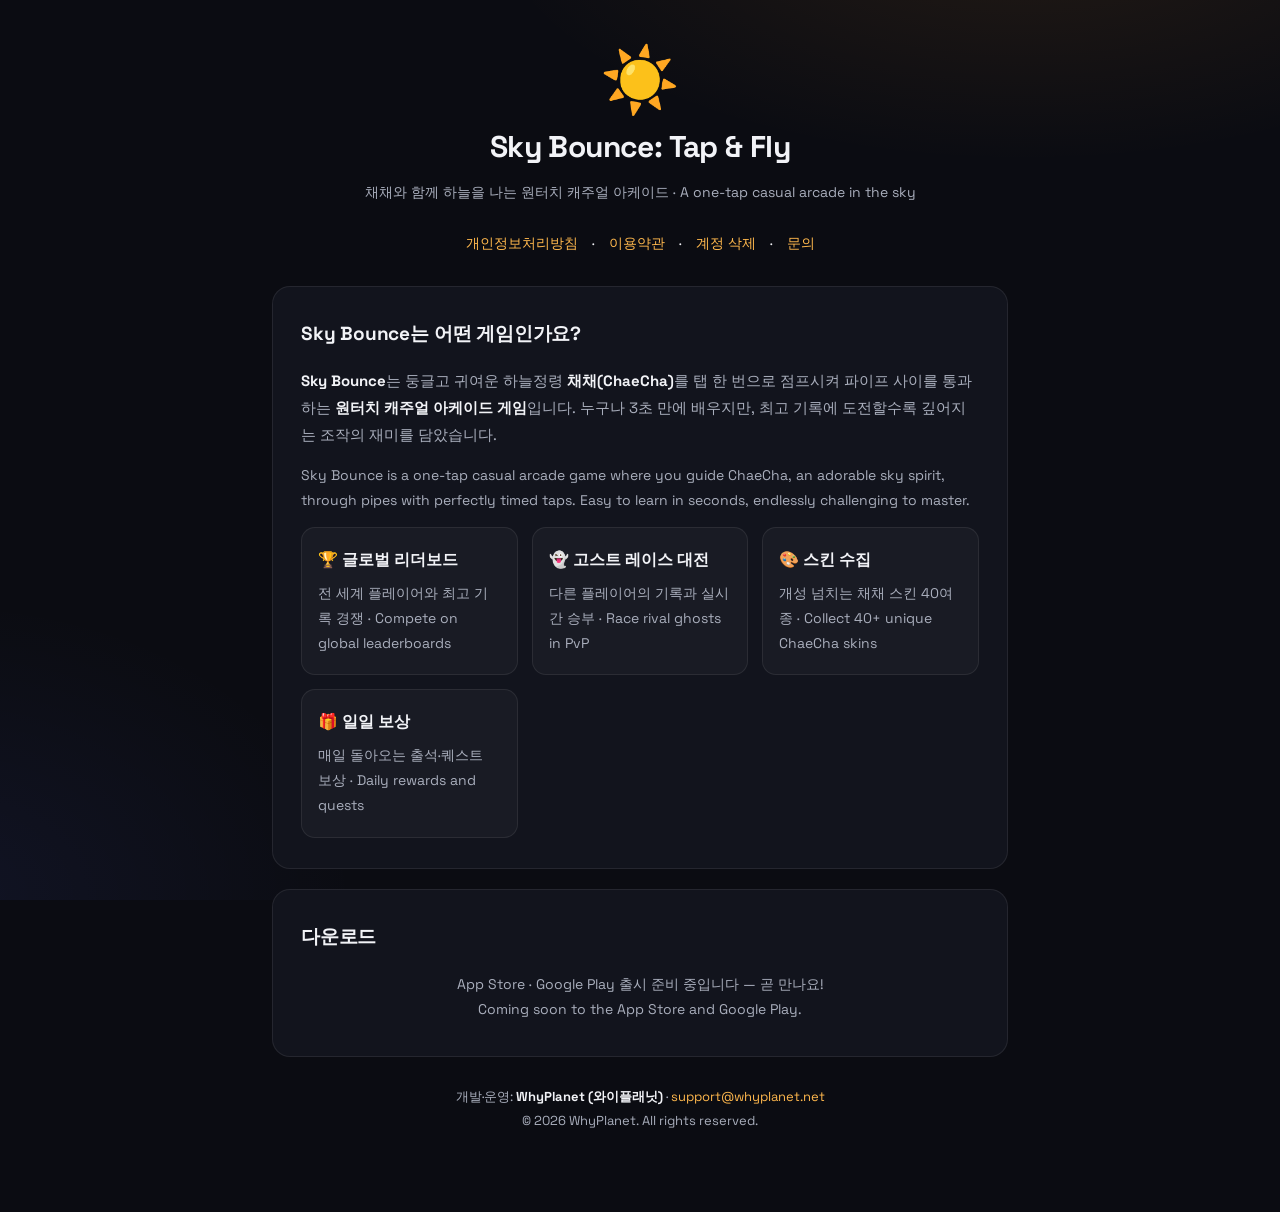
<file: index.html>
<!DOCTYPE html>
<html lang="ko">
<head>
<meta charset="UTF-8">
<meta name="viewport" content="width=device-width, initial-scale=1">
<meta name="google-site-verification" content="lGgANnDtW-j2rBbRWMzGW8BnGsg35PFcCeY0Oz4KRDU" />
<title>Sky Bounce: Tap &amp; Fly — 채채와 함께 하늘을 나는 캐주얼 아케이드</title>
<meta name="description" content="Sky Bounce는 하늘정령 채채를 탭 한 번으로 조종해 파이프 사이를 통과하는 원터치 캐주얼 아케이드 게임입니다. 글로벌 리더보드, 고스트 레이스 대전, 스킨 수집. WhyPlanet 개발.">
<link rel="stylesheet" href="style.css">
<style>
.hero-emoji { font-size: 64px; line-height: 1; margin-bottom: 6px; }
.feature-grid { display: grid; grid-template-columns: repeat(auto-fit, minmax(210px, 1fr)); gap: 14px; margin-top: 8px; }
.feature { background: rgba(255,255,255,0.03); border: 1px solid var(--line); border-radius: 14px; padding: 18px 16px; }
.feature h3 { margin: 0 0 6px; font-size: 16px; color: var(--ink); }
.feature p { margin: 0; font-size: 14px; }
.store-row { text-align: center; margin: 18px 0 4px; color: var(--ink-dim); font-size: 14px; }
.en { color: var(--ink-dim); font-size: 14px; }
footer { text-align: center; color: var(--ink-dim); font-size: 13px; margin-top: 28px; }
footer a { color: var(--amber); text-decoration: none; }
</style>
</head>
<body>
<div class="wrap">
  <header>
    <div class="hero-emoji">☀️</div>
    <h1>Sky Bounce: Tap &amp; Fly</h1>
    <div class="sub">채채와 함께 하늘을 나는 원터치 캐주얼 아케이드 · A one-tap casual arcade in the sky</div>
  </header>

  <nav class="nav">
    <a href="privacy.html">개인정보처리방침</a> ·
    <a href="terms.html">이용약관</a> ·
    <a href="account-deletion.html">계정 삭제</a> ·
    <a href="mailto:support@whyplanet.net">문의</a>
  </nav>

  <div class="card">
    <h2>Sky Bounce는 어떤 게임인가요?</h2>
    <p>
      <strong>Sky Bounce</strong>는 둥글고 귀여운 하늘정령 <strong>채채(ChaeCha)</strong>를
      탭 한 번으로 점프시켜 파이프 사이를 통과하는 <strong>원터치 캐주얼 아케이드 게임</strong>입니다.
      누구나 3초 만에 배우지만, 최고 기록에 도전할수록 깊어지는 조작의 재미를 담았습니다.
    </p>
    <p class="en">
      Sky Bounce is a one-tap casual arcade game where you guide ChaeCha, an adorable
      sky spirit, through pipes with perfectly timed taps. Easy to learn in seconds,
      endlessly challenging to master.
    </p>

    <div class="feature-grid">
      <div class="feature">
        <h3>🏆 글로벌 리더보드</h3>
        <p>전 세계 플레이어와 최고 기록 경쟁 · Compete on global leaderboards</p>
      </div>
      <div class="feature">
        <h3>👻 고스트 레이스 대전</h3>
        <p>다른 플레이어의 기록과 실시간 승부 · Race rival ghosts in PvP</p>
      </div>
      <div class="feature">
        <h3>🎨 스킨 수집</h3>
        <p>개성 넘치는 채채 스킨 40여 종 · Collect 40+ unique ChaeCha skins</p>
      </div>
      <div class="feature">
        <h3>🎁 일일 보상</h3>
        <p>매일 돌아오는 출석·퀘스트 보상 · Daily rewards and quests</p>
      </div>
    </div>
  </div>

  <div class="card">
    <h2>다운로드</h2>
    <p class="store-row">
      App Store · Google Play 출시 준비 중입니다 — 곧 만나요!<br>
      <span class="en">Coming soon to the App Store and Google Play.</span>
    </p>
  </div>

  <footer>
    개발·운영: <strong>WhyPlanet (와이플래닛)</strong> ·
    <a href="mailto:support@whyplanet.net">support@whyplanet.net</a><br>
    © 2026 WhyPlanet. All rights reserved.
  </footer>
</div>
</body>
</html>
</file>
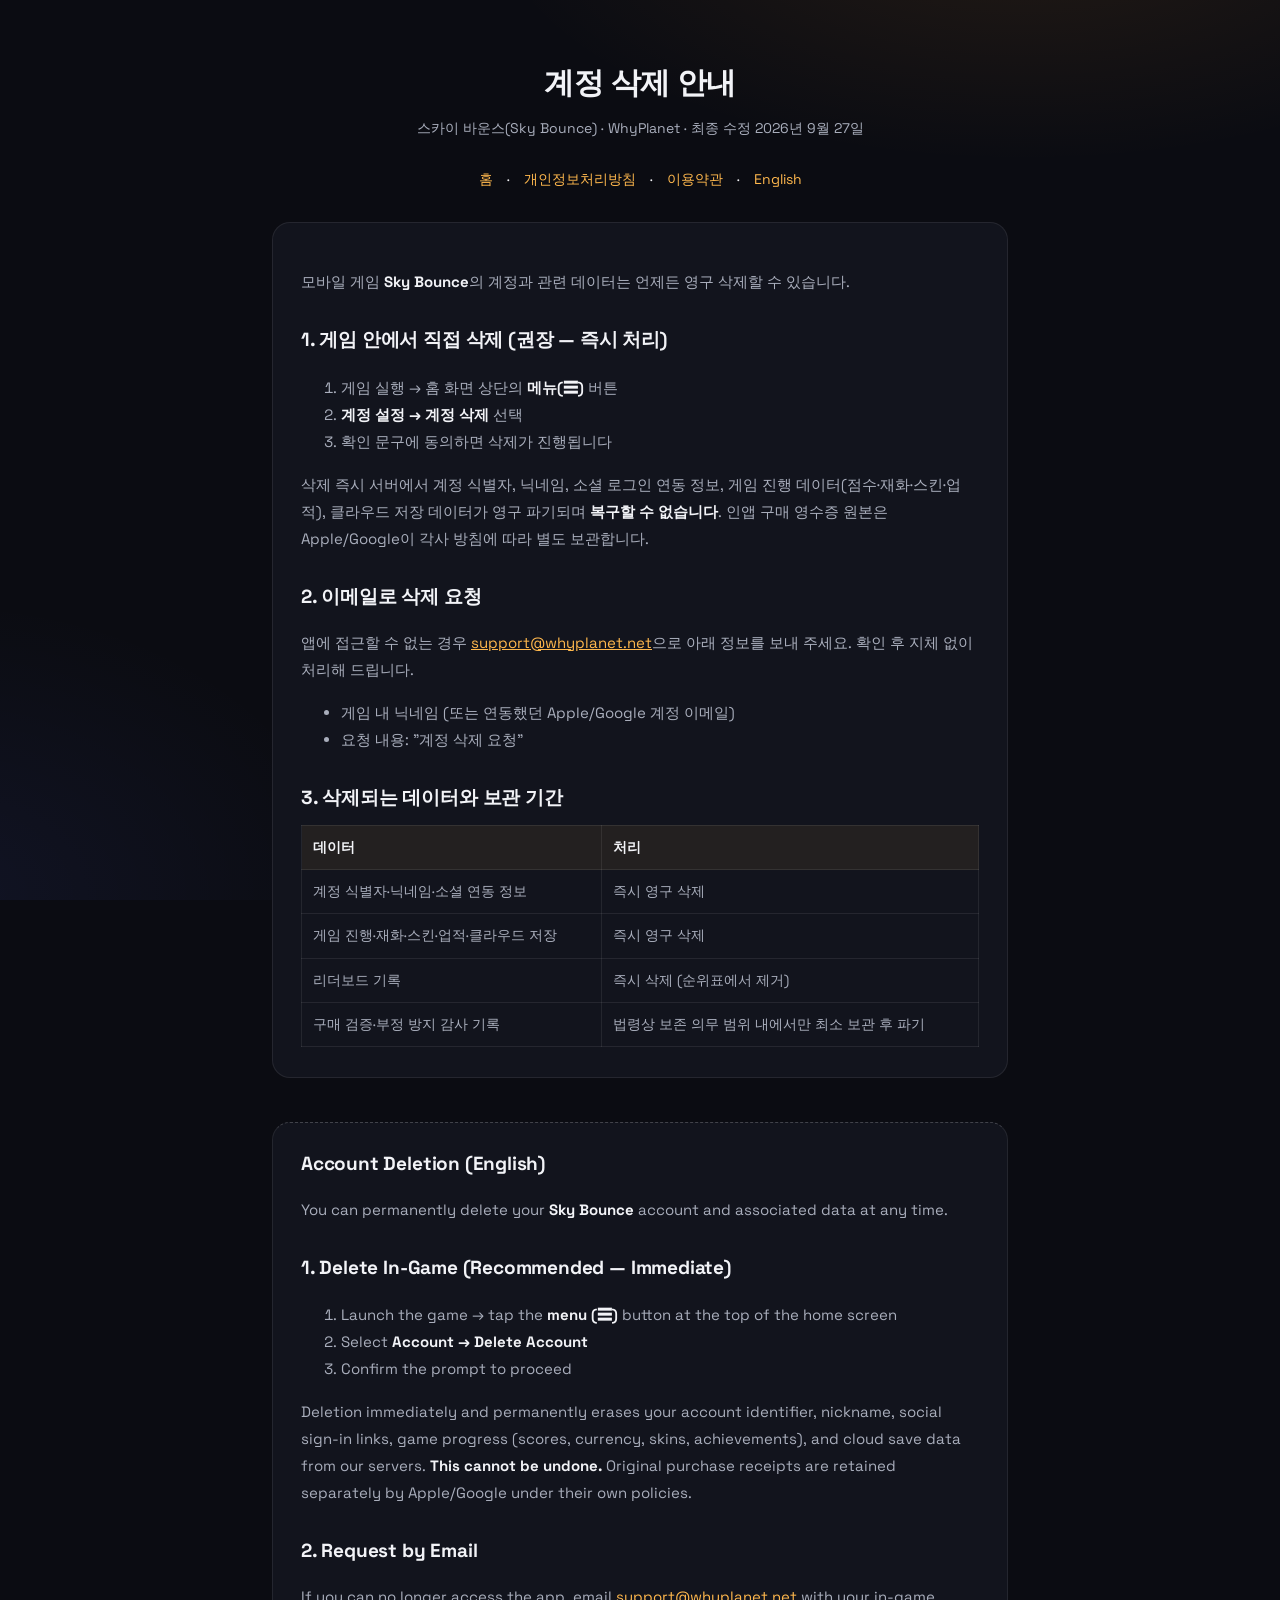
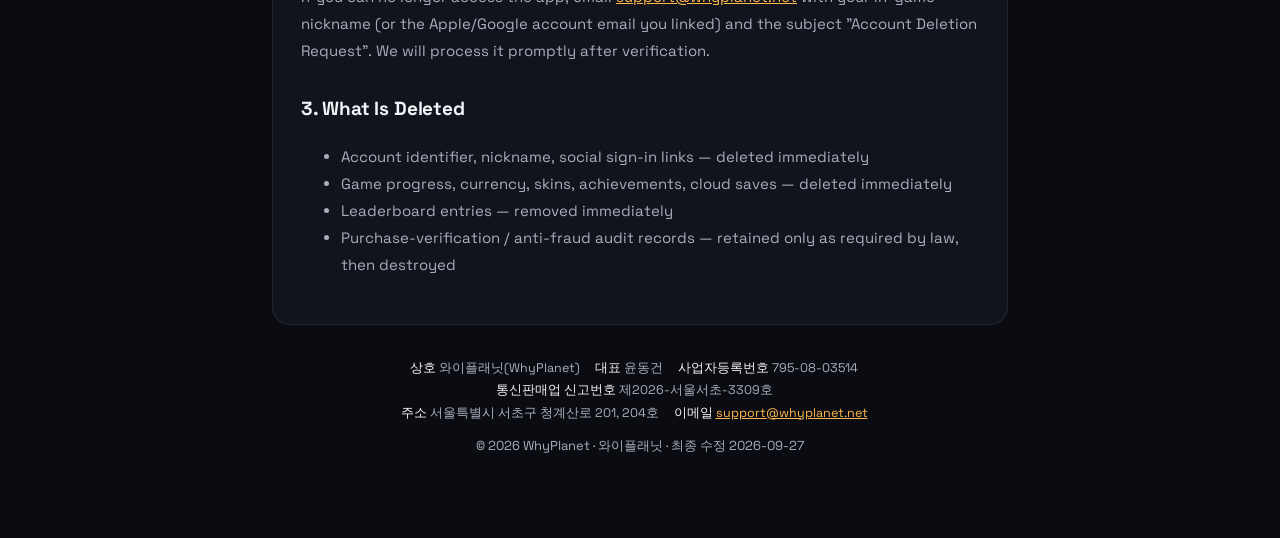
<file: account-deletion.html>
<!DOCTYPE html>
<html lang="ko">
<head>
<meta charset="UTF-8">
<meta name="viewport" content="width=device-width, initial-scale=1.0">
<title>Sky Bounce — 계정 삭제 안내 / Account Deletion</title>
<link rel="stylesheet" href="style.css">
</head>
<body>
<div class="wrap">
<header>
  <h1>계정 삭제 안내</h1>
  <div class="sub">스카이 바운스(Sky Bounce) · WhyPlanet · 최종 수정 2026년 9월 27일</div>
</header>
<div class="nav"><a href="/">홈</a> · <a href="privacy.html">개인정보처리방침</a> · <a href="terms.html">이용약관</a> · <a href="#en">English</a></div>

<div class="card">
<p>모바일 게임 <strong>Sky Bounce</strong>의 계정과 관련 데이터는 언제든 영구 삭제할 수 있습니다.</p>

<h2>1. 게임 안에서 직접 삭제 (권장 — 즉시 처리)</h2>
<ol>
<li>게임 실행 → 홈 화면 상단의 <strong>메뉴(☰)</strong> 버튼</li>
<li><strong>계정 설정 → 계정 삭제</strong> 선택</li>
<li>확인 문구에 동의하면 삭제가 진행됩니다</li>
</ol>
<p>삭제 즉시 서버에서 계정 식별자, 닉네임, 소셜 로그인 연동 정보, 게임 진행 데이터(점수·재화·스킨·업적), 클라우드 저장 데이터가 영구 파기되며 <strong>복구할 수 없습니다</strong>. 인앱 구매 영수증 원본은 Apple/Google이 각사 방침에 따라 별도 보관합니다.</p>

<h2>2. 이메일로 삭제 요청</h2>
<p>앱에 접근할 수 없는 경우 <a href="mailto:support@whyplanet.net?subject=Sky%20Bounce%20계정%20삭제%20요청">support@whyplanet.net</a>으로 아래 정보를 보내 주세요. 확인 후 지체 없이 처리해 드립니다.</p>
<ul>
<li>게임 내 닉네임 (또는 연동했던 Apple/Google 계정 이메일)</li>
<li>요청 내용: "계정 삭제 요청"</li>
</ul>

<h2>3. 삭제되는 데이터와 보관 기간</h2>
<table>
<tr><th>데이터</th><th>처리</th></tr>
<tr><td>계정 식별자·닉네임·소셜 연동 정보</td><td>즉시 영구 삭제</td></tr>
<tr><td>게임 진행·재화·스킨·업적·클라우드 저장</td><td>즉시 영구 삭제</td></tr>
<tr><td>리더보드 기록</td><td>즉시 삭제 (순위표에서 제거)</td></tr>
<tr><td>구매 검증·부정 방지 감사 기록</td><td>법령상 보존 의무 범위 내에서만 최소 보관 후 파기</td></tr>
</table>
</div>

<div class="card lang-divider" id="en">
<h2>Account Deletion (English)</h2>
<p>You can permanently delete your <strong>Sky Bounce</strong> account and associated data at any time.</p>

<h2>1. Delete In-Game (Recommended — Immediate)</h2>
<ol>
<li>Launch the game → tap the <strong>menu (☰)</strong> button at the top of the home screen</li>
<li>Select <strong>Account → Delete Account</strong></li>
<li>Confirm the prompt to proceed</li>
</ol>
<p>Deletion immediately and permanently erases your account identifier, nickname, social sign-in links, game progress (scores, currency, skins, achievements), and cloud save data from our servers. <strong>This cannot be undone.</strong> Original purchase receipts are retained separately by Apple/Google under their own policies.</p>

<h2>2. Request by Email</h2>
<p>If you can no longer access the app, email <a href="mailto:support@whyplanet.net?subject=Sky%20Bounce%20Account%20Deletion%20Request">support@whyplanet.net</a> with your in-game nickname (or the Apple/Google account email you linked) and the subject "Account Deletion Request". We will process it promptly after verification.</p>

<h2>3. What Is Deleted</h2>
<ul>
<li>Account identifier, nickname, social sign-in links — deleted immediately</li>
<li>Game progress, currency, skins, achievements, cloud saves — deleted immediately</li>
<li>Leaderboard entries — removed immediately</li>
<li>Purchase-verification / anti-fraud audit records — retained only as required by law, then destroyed</li>
</ul>
</div>

<footer>
  <div class="biz">
    <span><b>상호</b> 와이플래닛(WhyPlanet)</span>
    <span><b>대표</b> 윤동건</span>
    <span><b>사업자등록번호</b> 795-08-03514</span>
    <span><b>통신판매업 신고번호</b> 제2026-서울서초-3309호</span><br>
    <span><b>주소</b> 서울특별시 서초구 청계산로 201, 204호</span>
    <span><b>이메일</b> <a href="mailto:support@whyplanet.net">support@whyplanet.net</a></span>
  </div>
  © 2026 WhyPlanet · 와이플래닛 · 최종 수정 2026-09-27
</footer>
</div>
</body>
</html>
</file>
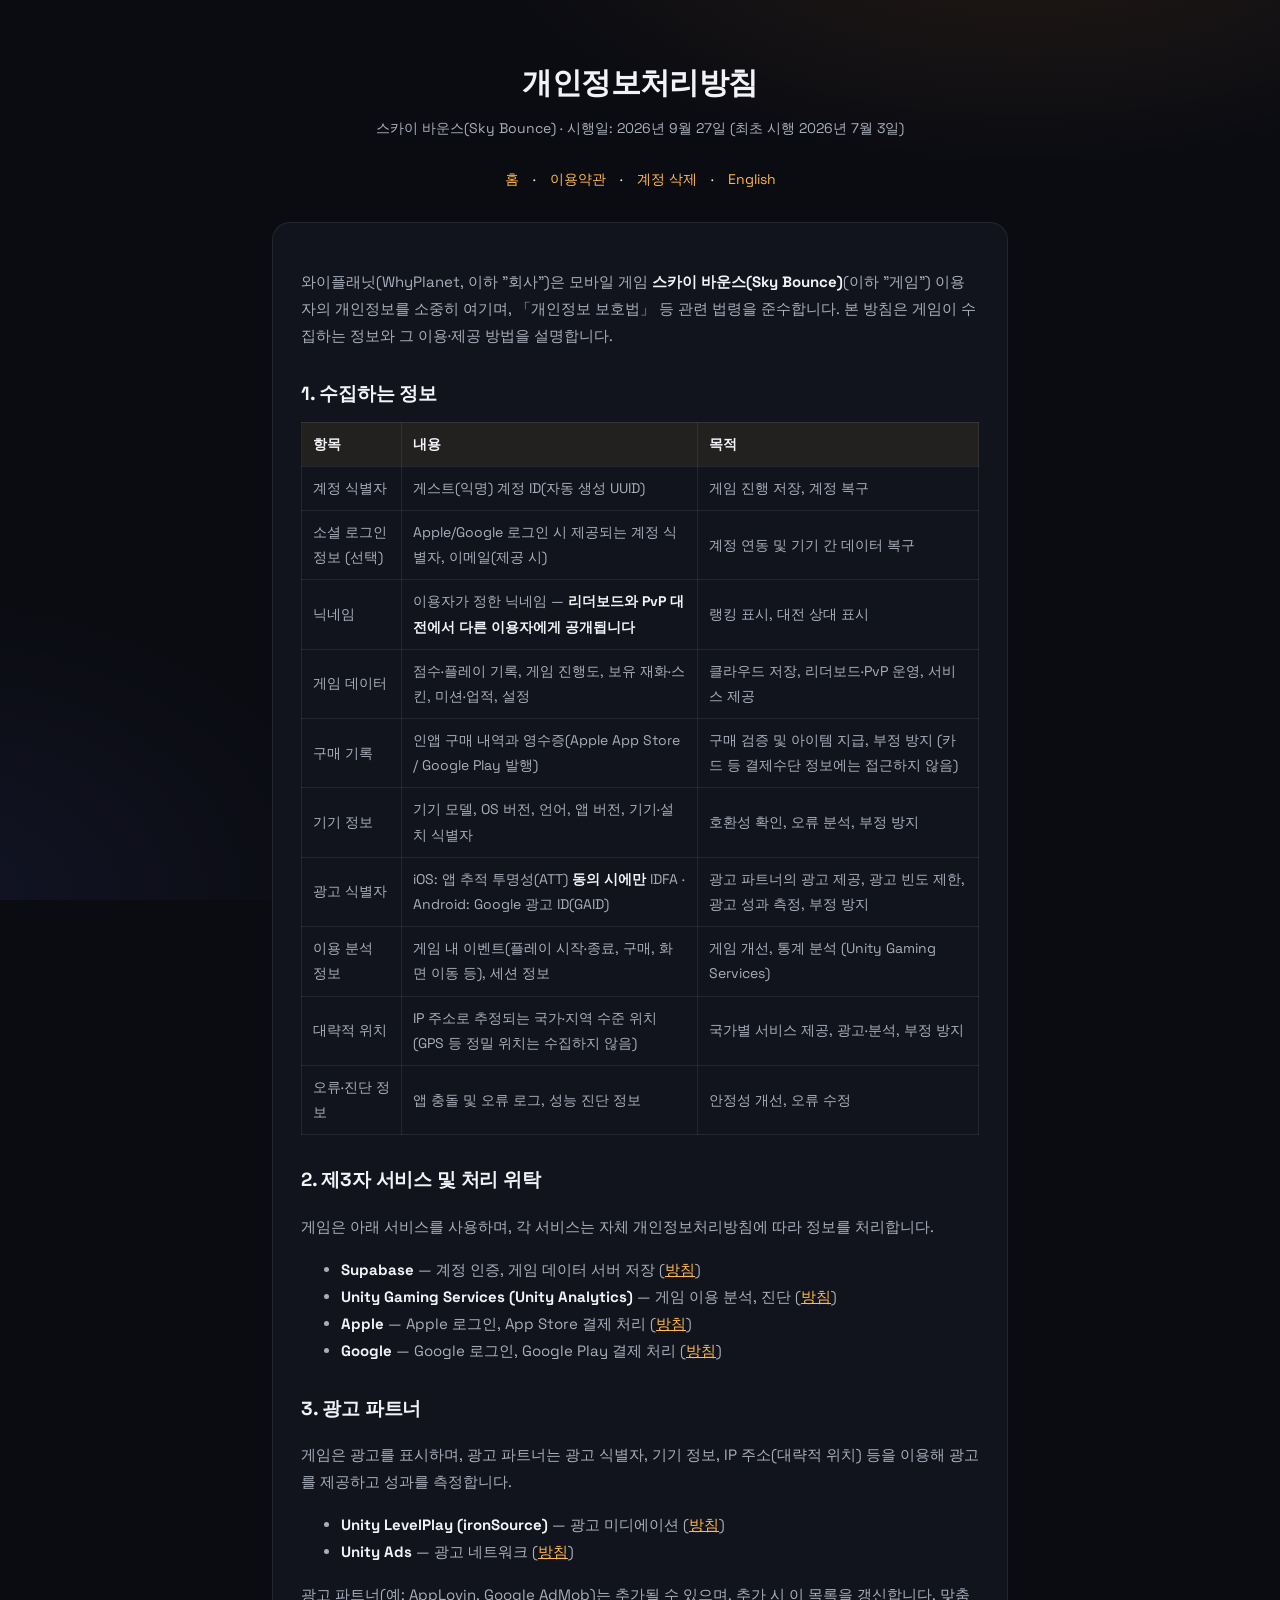
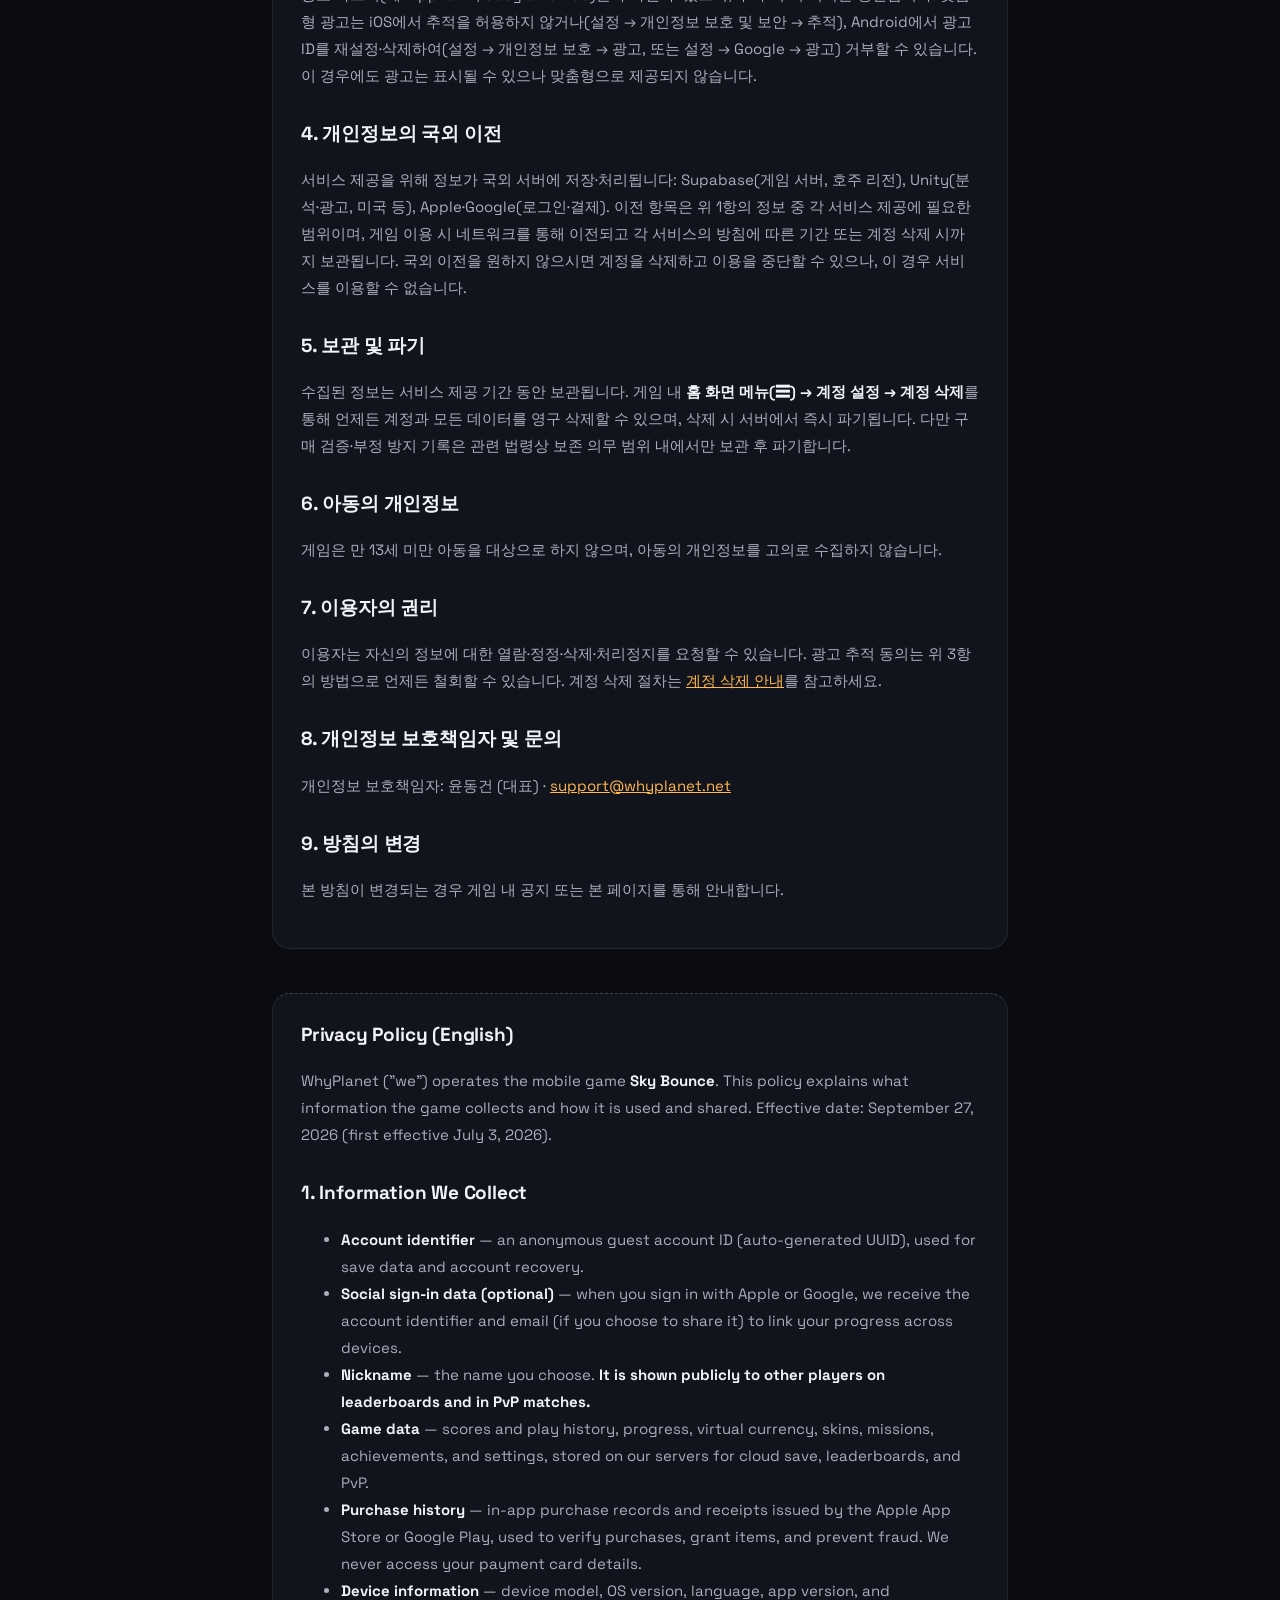
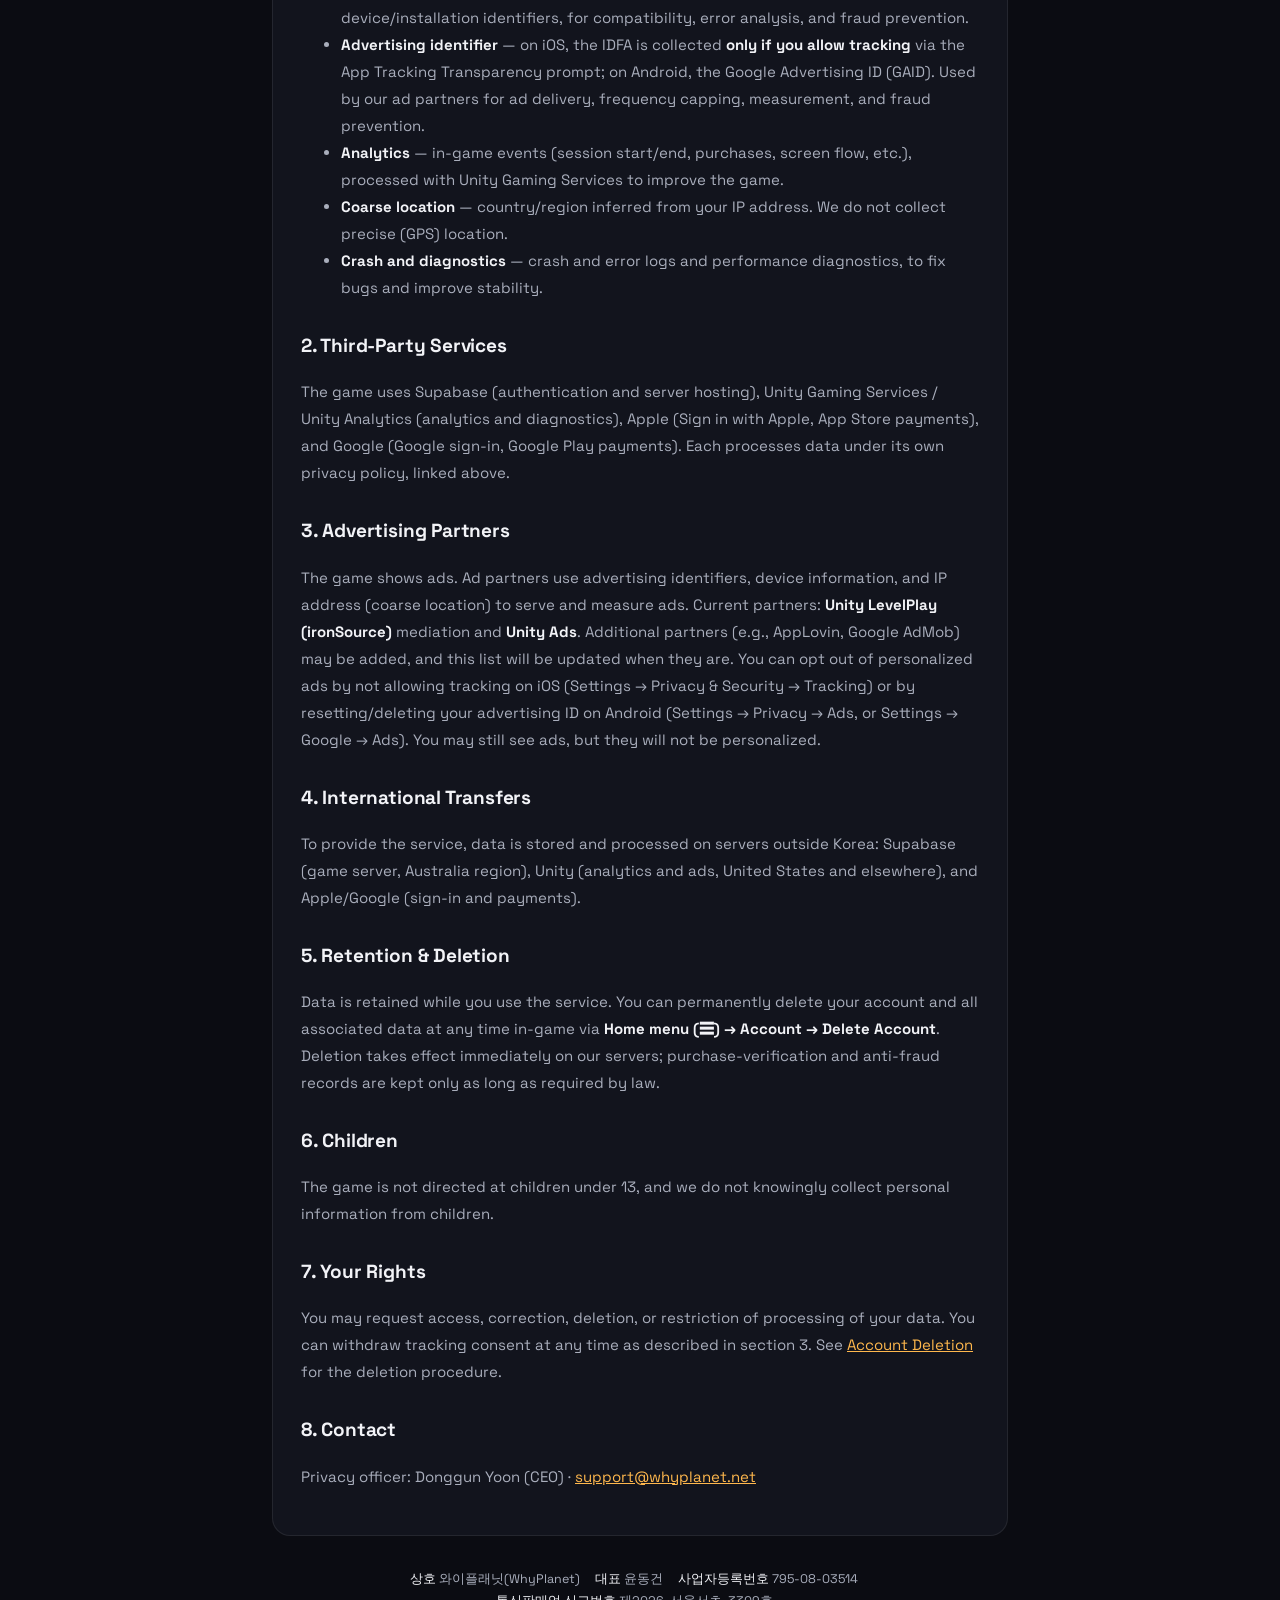
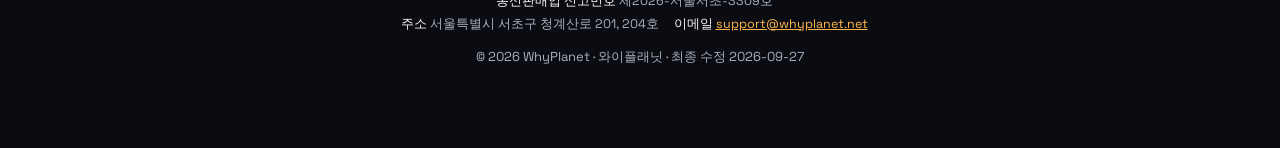
<file: privacy.html>
<!DOCTYPE html>
<html lang="ko">
<head>
<meta charset="UTF-8">
<meta name="viewport" content="width=device-width, initial-scale=1.0">
<title>Sky Bounce — 개인정보처리방침 / Privacy Policy</title>
<link rel="stylesheet" href="style.css">
</head>
<body>
<div class="wrap">
<header>
  <h1>개인정보처리방침</h1>
  <div class="sub">스카이 바운스(Sky Bounce) · 시행일: 2026년 9월 27일 (최초 시행 2026년 7월 3일)</div>
</header>
<div class="nav"><a href="/">홈</a> · <a href="terms.html">이용약관</a> · <a href="account-deletion.html">계정 삭제</a> · <a href="#en">English</a></div>

<div class="card">
<p>와이플래닛(WhyPlanet, 이하 "회사")은 모바일 게임 <strong>스카이 바운스(Sky Bounce)</strong>(이하 "게임") 이용자의 개인정보를 소중히 여기며, 「개인정보 보호법」 등 관련 법령을 준수합니다. 본 방침은 게임이 수집하는 정보와 그 이용·제공 방법을 설명합니다.</p>

<h2>1. 수집하는 정보</h2>
<table>
<tr><th>항목</th><th>내용</th><th>목적</th></tr>
<tr><td>계정 식별자</td><td>게스트(익명) 계정 ID(자동 생성 UUID)</td><td>게임 진행 저장, 계정 복구</td></tr>
<tr><td>소셜 로그인 정보 (선택)</td><td>Apple/Google 로그인 시 제공되는 계정 식별자, 이메일(제공 시)</td><td>계정 연동 및 기기 간 데이터 복구</td></tr>
<tr><td>닉네임</td><td>이용자가 정한 닉네임 — <strong>리더보드와 PvP 대전에서 다른 이용자에게 공개됩니다</strong></td><td>랭킹 표시, 대전 상대 표시</td></tr>
<tr><td>게임 데이터</td><td>점수·플레이 기록, 게임 진행도, 보유 재화·스킨, 미션·업적, 설정</td><td>클라우드 저장, 리더보드·PvP 운영, 서비스 제공</td></tr>
<tr><td>구매 기록</td><td>인앱 구매 내역과 영수증(Apple App Store / Google Play 발행)</td><td>구매 검증 및 아이템 지급, 부정 방지 (카드 등 결제수단 정보에는 접근하지 않음)</td></tr>
<tr><td>기기 정보</td><td>기기 모델, OS 버전, 언어, 앱 버전, 기기·설치 식별자</td><td>호환성 확인, 오류 분석, 부정 방지</td></tr>
<tr><td>광고 식별자</td><td>iOS: 앱 추적 투명성(ATT) <strong>동의 시에만</strong> IDFA · Android: Google 광고 ID(GAID)</td><td>광고 파트너의 광고 제공, 광고 빈도 제한, 광고 성과 측정, 부정 방지</td></tr>
<tr><td>이용 분석 정보</td><td>게임 내 이벤트(플레이 시작·종료, 구매, 화면 이동 등), 세션 정보</td><td>게임 개선, 통계 분석 (Unity Gaming Services)</td></tr>
<tr><td>대략적 위치</td><td>IP 주소로 추정되는 국가·지역 수준 위치 (GPS 등 정밀 위치는 수집하지 않음)</td><td>국가별 서비스 제공, 광고·분석, 부정 방지</td></tr>
<tr><td>오류·진단 정보</td><td>앱 충돌 및 오류 로그, 성능 진단 정보</td><td>안정성 개선, 오류 수정</td></tr>
</table>

<h2>2. 제3자 서비스 및 처리 위탁</h2>
<p>게임은 아래 서비스를 사용하며, 각 서비스는 자체 개인정보처리방침에 따라 정보를 처리합니다.</p>
<ul>
<li><strong>Supabase</strong> — 계정 인증, 게임 데이터 서버 저장 (<a href="https://supabase.com/privacy" target="_blank" rel="noopener">방침</a>)</li>
<li><strong>Unity Gaming Services (Unity Analytics)</strong> — 게임 이용 분석, 진단 (<a href="https://unity.com/legal/privacy-policy" target="_blank" rel="noopener">방침</a>)</li>
<li><strong>Apple</strong> — Apple 로그인, App Store 결제 처리 (<a href="https://www.apple.com/legal/privacy/" target="_blank" rel="noopener">방침</a>)</li>
<li><strong>Google</strong> — Google 로그인, Google Play 결제 처리 (<a href="https://policies.google.com/privacy" target="_blank" rel="noopener">방침</a>)</li>
</ul>

<h2>3. 광고 파트너</h2>
<p>게임은 광고를 표시하며, 광고 파트너는 광고 식별자, 기기 정보, IP 주소(대략적 위치) 등을 이용해 광고를 제공하고 성과를 측정합니다.</p>
<ul>
<li><strong>Unity LevelPlay (ironSource)</strong> — 광고 미디에이션 (<a href="https://unity.com/legal/game-player-and-app-user-privacy-policy" target="_blank" rel="noopener">방침</a>)</li>
<li><strong>Unity Ads</strong> — 광고 네트워크 (<a href="https://unity.com/legal/game-player-and-app-user-privacy-policy" target="_blank" rel="noopener">방침</a>)</li>
</ul>
<p>광고 파트너(예: AppLovin, Google AdMob)는 추가될 수 있으며, 추가 시 이 목록을 갱신합니다. 맞춤형 광고는 iOS에서 추적을 허용하지 않거나(설정 → 개인정보 보호 및 보안 → 추적), Android에서 광고 ID를 재설정·삭제하여(설정 → 개인정보 보호 → 광고, 또는 설정 → Google → 광고) 거부할 수 있습니다. 이 경우에도 광고는 표시될 수 있으나 맞춤형으로 제공되지 않습니다.</p>

<h2>4. 개인정보의 국외 이전</h2>
<p>서비스 제공을 위해 정보가 국외 서버에 저장·처리됩니다: Supabase(게임 서버, 호주 리전), Unity(분석·광고, 미국 등), Apple·Google(로그인·결제). 이전 항목은 위 1항의 정보 중 각 서비스 제공에 필요한 범위이며, 게임 이용 시 네트워크를 통해 이전되고 각 서비스의 방침에 따른 기간 또는 계정 삭제 시까지 보관됩니다. 국외 이전을 원하지 않으시면 계정을 삭제하고 이용을 중단할 수 있으나, 이 경우 서비스를 이용할 수 없습니다.</p>

<h2>5. 보관 및 파기</h2>
<p>수집된 정보는 서비스 제공 기간 동안 보관됩니다. 게임 내 <strong>홈 화면 메뉴(☰) → 계정 설정 → 계정 삭제</strong>를 통해 언제든 계정과 모든 데이터를 영구 삭제할 수 있으며, 삭제 시 서버에서 즉시 파기됩니다. 다만 구매 검증·부정 방지 기록은 관련 법령상 보존 의무 범위 내에서만 보관 후 파기합니다.</p>

<h2>6. 아동의 개인정보</h2>
<p>게임은 만 13세 미만 아동을 대상으로 하지 않으며, 아동의 개인정보를 고의로 수집하지 않습니다.</p>

<h2>7. 이용자의 권리</h2>
<p>이용자는 자신의 정보에 대한 열람·정정·삭제·처리정지를 요청할 수 있습니다. 광고 추적 동의는 위 3항의 방법으로 언제든 철회할 수 있습니다. 계정 삭제 절차는 <a href="account-deletion.html">계정 삭제 안내</a>를 참고하세요.</p>

<h2>8. 개인정보 보호책임자 및 문의</h2>
<p>개인정보 보호책임자: 윤동건 (대표) · <a href="mailto:support@whyplanet.net">support@whyplanet.net</a></p>

<h2>9. 방침의 변경</h2>
<p>본 방침이 변경되는 경우 게임 내 공지 또는 본 페이지를 통해 안내합니다.</p>
</div>

<div class="card lang-divider" id="en">
<h2>Privacy Policy (English)</h2>
<p>WhyPlanet ("we") operates the mobile game <strong>Sky Bounce</strong>. This policy explains what information the game collects and how it is used and shared. Effective date: September 27, 2026 (first effective July 3, 2026).</p>

<h2>1. Information We Collect</h2>
<ul>
<li><strong>Account identifier</strong> — an anonymous guest account ID (auto-generated UUID), used for save data and account recovery.</li>
<li><strong>Social sign-in data (optional)</strong> — when you sign in with Apple or Google, we receive the account identifier and email (if you choose to share it) to link your progress across devices.</li>
<li><strong>Nickname</strong> — the name you choose. <strong>It is shown publicly to other players on leaderboards and in PvP matches.</strong></li>
<li><strong>Game data</strong> — scores and play history, progress, virtual currency, skins, missions, achievements, and settings, stored on our servers for cloud save, leaderboards, and PvP.</li>
<li><strong>Purchase history</strong> — in-app purchase records and receipts issued by the Apple App Store or Google Play, used to verify purchases, grant items, and prevent fraud. We never access your payment card details.</li>
<li><strong>Device information</strong> — device model, OS version, language, app version, and device/installation identifiers, for compatibility, error analysis, and fraud prevention.</li>
<li><strong>Advertising identifier</strong> — on iOS, the IDFA is collected <strong>only if you allow tracking</strong> via the App Tracking Transparency prompt; on Android, the Google Advertising ID (GAID). Used by our ad partners for ad delivery, frequency capping, measurement, and fraud prevention.</li>
<li><strong>Analytics</strong> — in-game events (session start/end, purchases, screen flow, etc.), processed with Unity Gaming Services to improve the game.</li>
<li><strong>Coarse location</strong> — country/region inferred from your IP address. We do not collect precise (GPS) location.</li>
<li><strong>Crash and diagnostics</strong> — crash and error logs and performance diagnostics, to fix bugs and improve stability.</li>
</ul>

<h2>2. Third-Party Services</h2>
<p>The game uses Supabase (authentication and server hosting), Unity Gaming Services / Unity Analytics (analytics and diagnostics), Apple (Sign in with Apple, App Store payments), and Google (Google sign-in, Google Play payments). Each processes data under its own privacy policy, linked above.</p>

<h2>3. Advertising Partners</h2>
<p>The game shows ads. Ad partners use advertising identifiers, device information, and IP address (coarse location) to serve and measure ads. Current partners: <strong>Unity LevelPlay (ironSource)</strong> mediation and <strong>Unity Ads</strong>. Additional partners (e.g., AppLovin, Google AdMob) may be added, and this list will be updated when they are. You can opt out of personalized ads by not allowing tracking on iOS (Settings → Privacy &amp; Security → Tracking) or by resetting/deleting your advertising ID on Android (Settings → Privacy → Ads, or Settings → Google → Ads). You may still see ads, but they will not be personalized.</p>

<h2>4. International Transfers</h2>
<p>To provide the service, data is stored and processed on servers outside Korea: Supabase (game server, Australia region), Unity (analytics and ads, United States and elsewhere), and Apple/Google (sign-in and payments).</p>

<h2>5. Retention &amp; Deletion</h2>
<p>Data is retained while you use the service. You can permanently delete your account and all associated data at any time in-game via <strong>Home menu (☰) → Account → Delete Account</strong>. Deletion takes effect immediately on our servers; purchase-verification and anti-fraud records are kept only as long as required by law.</p>

<h2>6. Children</h2>
<p>The game is not directed at children under 13, and we do not knowingly collect personal information from children.</p>

<h2>7. Your Rights</h2>
<p>You may request access, correction, deletion, or restriction of processing of your data. You can withdraw tracking consent at any time as described in section 3. See <a href="account-deletion.html">Account Deletion</a> for the deletion procedure.</p>

<h2>8. Contact</h2>
<p>Privacy officer: Donggun Yoon (CEO) · <a href="mailto:support@whyplanet.net">support@whyplanet.net</a></p>
</div>

<footer>
  <div class="biz">
    <span><b>상호</b> 와이플래닛(WhyPlanet)</span>
    <span><b>대표</b> 윤동건</span>
    <span><b>사업자등록번호</b> 795-08-03514</span>
    <span><b>통신판매업 신고번호</b> 제2026-서울서초-3309호</span><br>
    <span><b>주소</b> 서울특별시 서초구 청계산로 201, 204호</span>
    <span><b>이메일</b> <a href="mailto:support@whyplanet.net">support@whyplanet.net</a></span>
  </div>
  © 2026 WhyPlanet · 와이플래닛 · 최종 수정 2026-09-27
</footer>
</div>
</body>
</html>
</file>
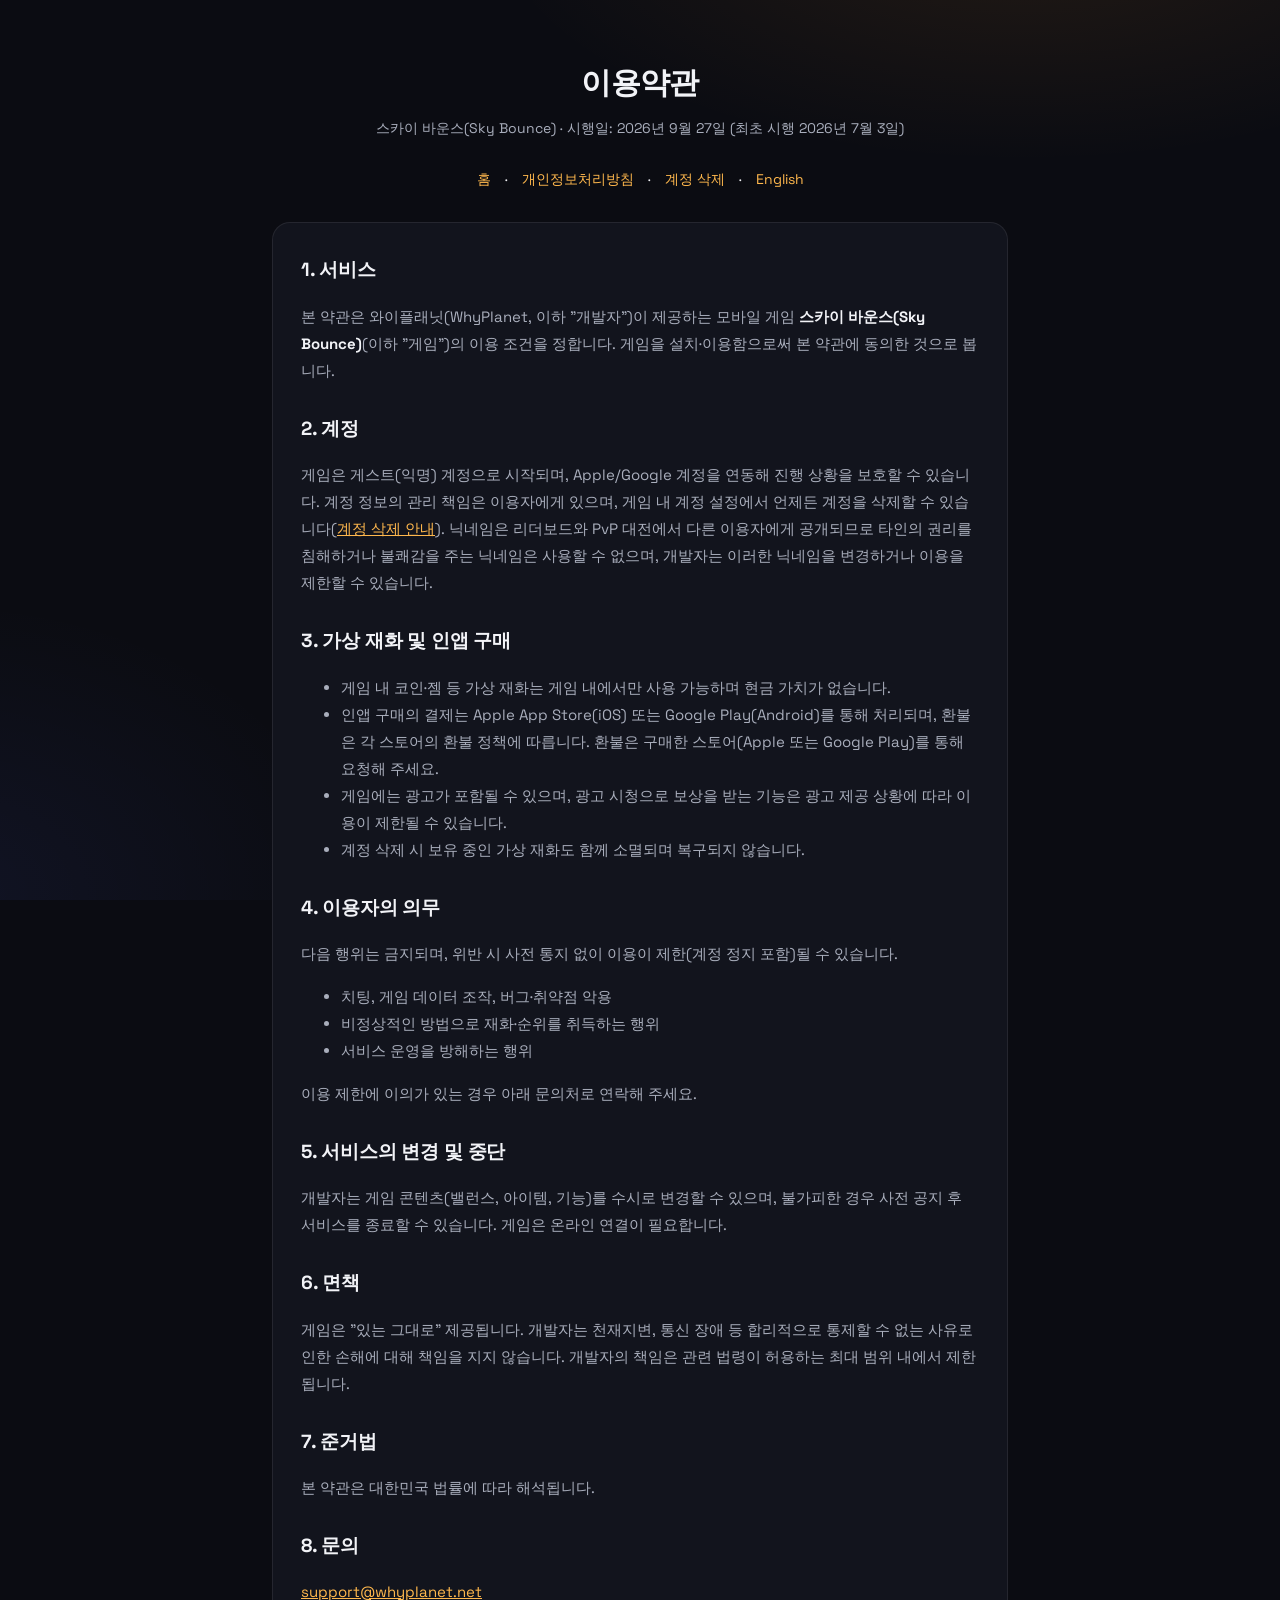
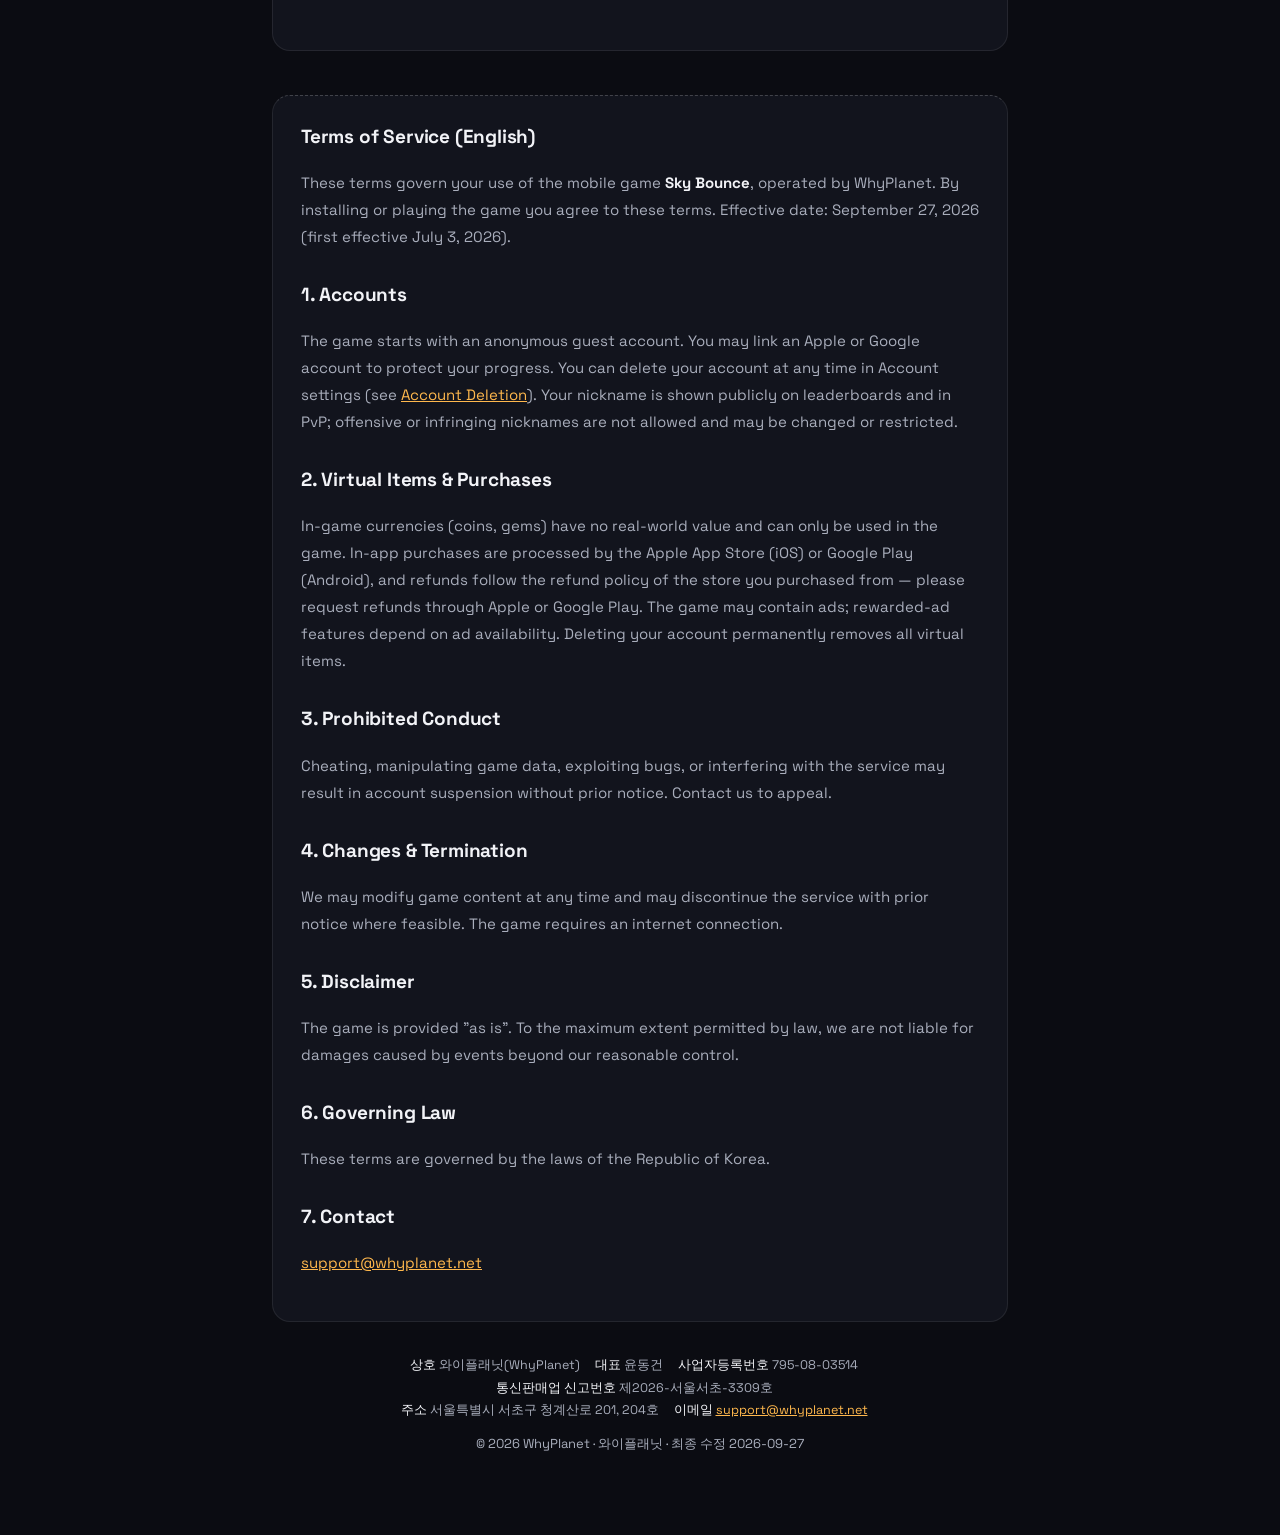
<file: terms.html>
<!DOCTYPE html>
<html lang="ko">
<head>
<meta charset="UTF-8">
<meta name="viewport" content="width=device-width, initial-scale=1.0">
<title>Sky Bounce — 이용약관 / Terms of Service</title>
<link rel="stylesheet" href="style.css">
</head>
<body>
<div class="wrap">
<header>
  <h1>이용약관</h1>
  <div class="sub">스카이 바운스(Sky Bounce) · 시행일: 2026년 9월 27일 (최초 시행 2026년 7월 3일)</div>
</header>
<div class="nav"><a href="/">홈</a> · <a href="privacy.html">개인정보처리방침</a> · <a href="account-deletion.html">계정 삭제</a> · <a href="#en">English</a></div>

<div class="card">
<h2>1. 서비스</h2>
<p>본 약관은 와이플래닛(WhyPlanet, 이하 "개발자")이 제공하는 모바일 게임 <strong>스카이 바운스(Sky Bounce)</strong>(이하 "게임")의 이용 조건을 정합니다. 게임을 설치·이용함으로써 본 약관에 동의한 것으로 봅니다.</p>

<h2>2. 계정</h2>
<p>게임은 게스트(익명) 계정으로 시작되며, Apple/Google 계정을 연동해 진행 상황을 보호할 수 있습니다. 계정 정보의 관리 책임은 이용자에게 있으며, 게임 내 계정 설정에서 언제든 계정을 삭제할 수 있습니다(<a href="account-deletion.html">계정 삭제 안내</a>). 닉네임은 리더보드와 PvP 대전에서 다른 이용자에게 공개되므로 타인의 권리를 침해하거나 불쾌감을 주는 닉네임은 사용할 수 없으며, 개발자는 이러한 닉네임을 변경하거나 이용을 제한할 수 있습니다.</p>

<h2>3. 가상 재화 및 인앱 구매</h2>
<ul>
<li>게임 내 코인·젬 등 가상 재화는 게임 내에서만 사용 가능하며 현금 가치가 없습니다.</li>
<li>인앱 구매의 결제는 Apple App Store(iOS) 또는 Google Play(Android)를 통해 처리되며, 환불은 각 스토어의 환불 정책에 따릅니다. 환불은 구매한 스토어(Apple 또는 Google Play)를 통해 요청해 주세요.</li>
<li>게임에는 광고가 포함될 수 있으며, 광고 시청으로 보상을 받는 기능은 광고 제공 상황에 따라 이용이 제한될 수 있습니다.</li>
<li>계정 삭제 시 보유 중인 가상 재화도 함께 소멸되며 복구되지 않습니다.</li>
</ul>

<h2>4. 이용자의 의무</h2>
<p>다음 행위는 금지되며, 위반 시 사전 통지 없이 이용이 제한(계정 정지 포함)될 수 있습니다.</p>
<ul>
<li>치팅, 게임 데이터 조작, 버그·취약점 악용</li>
<li>비정상적인 방법으로 재화·순위를 취득하는 행위</li>
<li>서비스 운영을 방해하는 행위</li>
</ul>
<p>이용 제한에 이의가 있는 경우 아래 문의처로 연락해 주세요.</p>

<h2>5. 서비스의 변경 및 중단</h2>
<p>개발자는 게임 콘텐츠(밸런스, 아이템, 기능)를 수시로 변경할 수 있으며, 불가피한 경우 사전 공지 후 서비스를 종료할 수 있습니다. 게임은 온라인 연결이 필요합니다.</p>

<h2>6. 면책</h2>
<p>게임은 "있는 그대로" 제공됩니다. 개발자는 천재지변, 통신 장애 등 합리적으로 통제할 수 없는 사유로 인한 손해에 대해 책임을 지지 않습니다. 개발자의 책임은 관련 법령이 허용하는 최대 범위 내에서 제한됩니다.</p>

<h2>7. 준거법</h2>
<p>본 약관은 대한민국 법률에 따라 해석됩니다.</p>

<h2>8. 문의</h2>
<p><a href="mailto:support@whyplanet.net">support@whyplanet.net</a></p>
</div>

<div class="card lang-divider" id="en">
<h2>Terms of Service (English)</h2>
<p>These terms govern your use of the mobile game <strong>Sky Bounce</strong>, operated by WhyPlanet. By installing or playing the game you agree to these terms. Effective date: September 27, 2026 (first effective July 3, 2026).</p>

<h2>1. Accounts</h2>
<p>The game starts with an anonymous guest account. You may link an Apple or Google account to protect your progress. You can delete your account at any time in Account settings (see <a href="account-deletion.html">Account Deletion</a>). Your nickname is shown publicly on leaderboards and in PvP; offensive or infringing nicknames are not allowed and may be changed or restricted.</p>

<h2>2. Virtual Items &amp; Purchases</h2>
<p>In-game currencies (coins, gems) have no real-world value and can only be used in the game. In-app purchases are processed by the Apple App Store (iOS) or Google Play (Android), and refunds follow the refund policy of the store you purchased from — please request refunds through Apple or Google Play. The game may contain ads; rewarded-ad features depend on ad availability. Deleting your account permanently removes all virtual items.</p>

<h2>3. Prohibited Conduct</h2>
<p>Cheating, manipulating game data, exploiting bugs, or interfering with the service may result in account suspension without prior notice. Contact us to appeal.</p>

<h2>4. Changes &amp; Termination</h2>
<p>We may modify game content at any time and may discontinue the service with prior notice where feasible. The game requires an internet connection.</p>

<h2>5. Disclaimer</h2>
<p>The game is provided "as is". To the maximum extent permitted by law, we are not liable for damages caused by events beyond our reasonable control.</p>

<h2>6. Governing Law</h2>
<p>These terms are governed by the laws of the Republic of Korea.</p>

<h2>7. Contact</h2>
<p><a href="mailto:support@whyplanet.net">support@whyplanet.net</a></p>
</div>

<footer>
  <div class="biz">
    <span><b>상호</b> 와이플래닛(WhyPlanet)</span>
    <span><b>대표</b> 윤동건</span>
    <span><b>사업자등록번호</b> 795-08-03514</span>
    <span><b>통신판매업 신고번호</b> 제2026-서울서초-3309호</span><br>
    <span><b>주소</b> 서울특별시 서초구 청계산로 201, 204호</span>
    <span><b>이메일</b> <a href="mailto:support@whyplanet.net">support@whyplanet.net</a></span>
  </div>
  © 2026 WhyPlanet · 와이플래닛 · 최종 수정 2026-09-27
</footer>
</div>
</body>
</html>
</file>
<file: style.css>
@import url('https://fonts.googleapis.com/css2?family=Space+Grotesk:wght@400;500;700&display=swap');

:root {
  --bg: #0b0c12;
  --surface: #12141d;
  --line: rgba(255, 255, 255, 0.08);
  --ink: #f2f3f7;
  --ink-dim: #a9aebc;
  --amber: #ffb84d;
}
* { box-sizing: border-box; }
body {
  margin: 0;
  font-family: "Space Grotesk", -apple-system, BlinkMacSystemFont, "Apple SD Gothic Neo", "Noto Sans KR", "Segoe UI", sans-serif;
  background:
    radial-gradient(900px 420px at 80% -10%, rgba(255, 158, 46, 0.10), transparent 60%),
    radial-gradient(700px 500px at -5% 100%, rgba(90, 110, 255, 0.08), transparent 60%),
    var(--bg);
  background-attachment: fixed;
  color: var(--ink);
  line-height: 1.8;
}
.wrap { max-width: 780px; margin: 0 auto; padding: 48px 22px 80px; }
header { text-align: center; margin-bottom: 26px; }
header h1 { font-size: 30px; margin: 8px 0 6px; letter-spacing: -0.02em; }
header .sub { color: var(--ink-dim); font-size: 14px; }
.nav { text-align: center; margin-bottom: 30px; font-size: 14px; }
.nav a { margin: 0 10px; text-decoration: none; }
.nav a:hover { text-decoration: underline; }
.card {
  background: var(--surface);
  border: 1px solid var(--line);
  border-radius: 18px;
  padding: 30px 28px;
  margin-bottom: 20px;
}
h2 { font-size: 19px; margin: 28px 0 10px; color: var(--ink); letter-spacing: -0.01em; }
h2:first-child { margin-top: 0; }
p, li { font-size: 15px; color: var(--ink-dim); }
strong { color: var(--ink); }
table { width: 100%; border-collapse: collapse; font-size: 14px; }
th, td { border: 1px solid var(--line); padding: 9px 11px; text-align: left; color: var(--ink-dim); }
th { background: rgba(255, 184, 77, 0.07); color: var(--ink); }
a { color: var(--amber); }
.lang-divider { margin: 44px 0 28px; border-top: 1px dashed rgba(255, 255, 255, 0.2); padding-top: 24px; }
footer { text-align: center; color: var(--ink-dim); font-size: 13px; margin-top: 32px; }
.biz { font-size: 12.5px; line-height: 1.8; margin-bottom: 10px; word-break: keep-all; }
.biz span { display: inline-block; margin-right: 12px; }
.biz b { font-weight: 500; color: var(--ink); }
@media (max-width: 480px) {
  .wrap { padding: 36px 16px 64px; }
  .card { padding: 24px 18px; }
  table { font-size: 13px; }
  th, td { padding: 7px 8px; word-break: keep-all; overflow-wrap: anywhere; }
}
</file>
